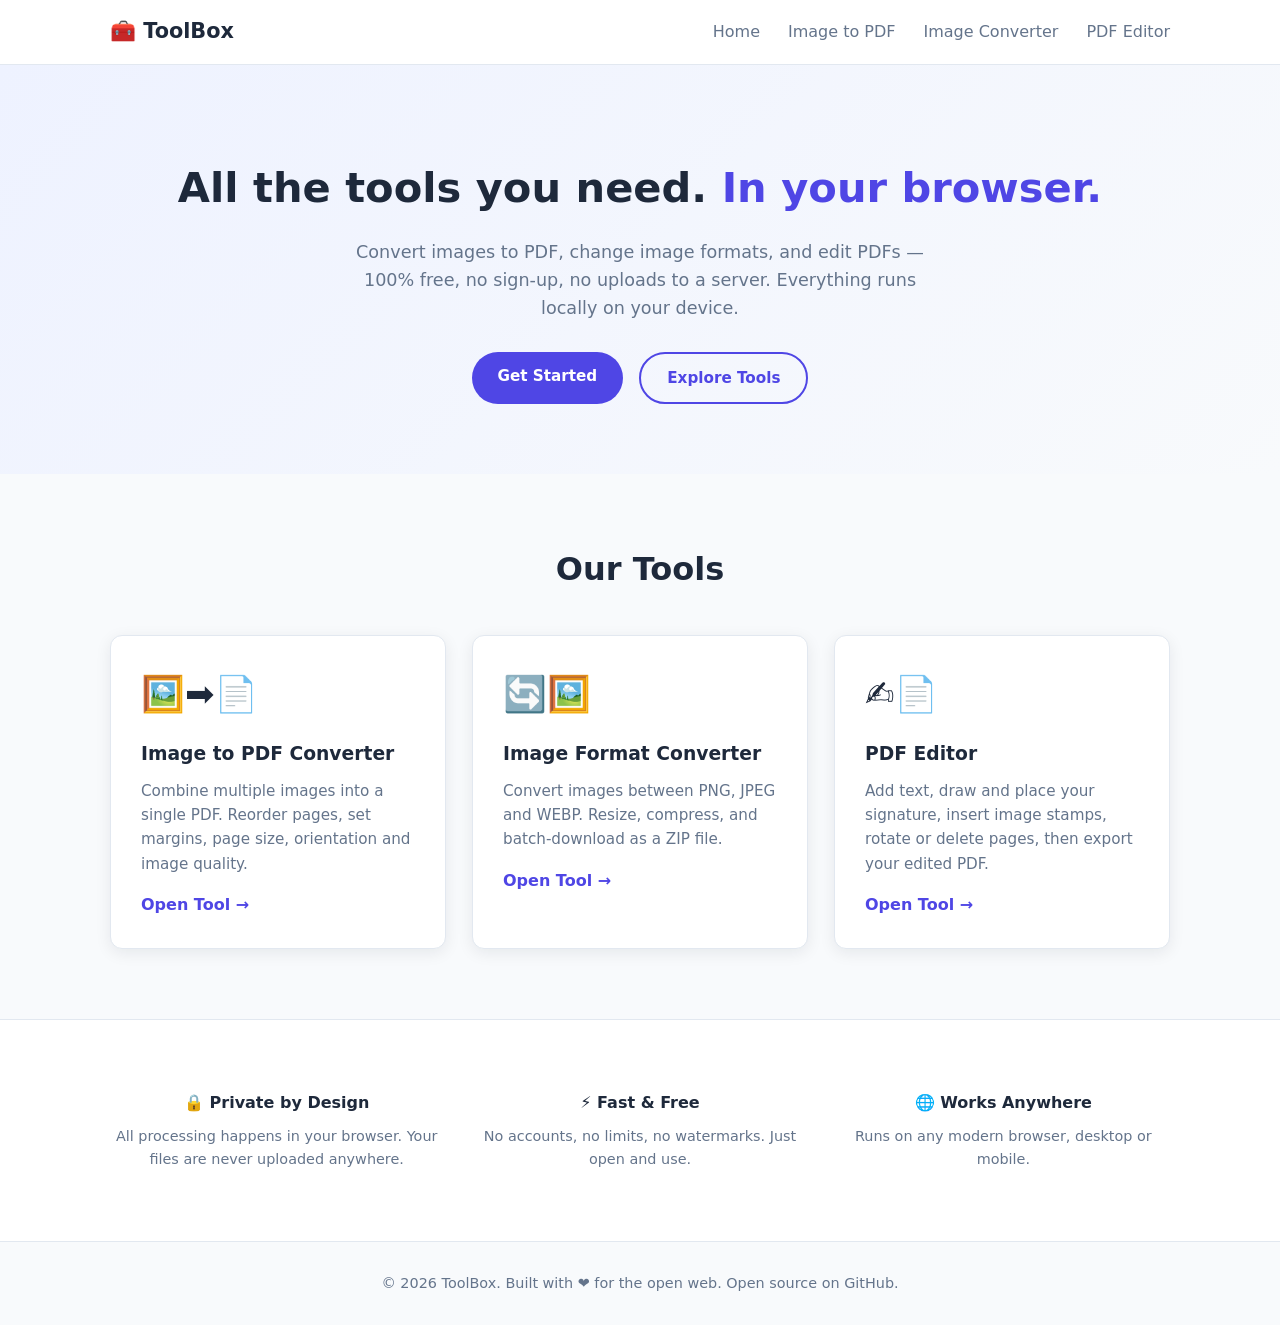
<file: Tool Website/index.html>
<!DOCTYPE html>
<html lang="en">
<head>
<meta charset="UTF-8">
<meta name="viewport" content="width=device-width, initial-scale=1.0">
<title>ToolBox — Free Online PDF & Image Tools</title>
<meta name="description" content="Free online tools: Image to PDF converter, Image format converter, and a full PDF editor with text & signature support.">
<link rel="stylesheet" href="css/style.css">
</head>
<body>

<header class="navbar">
  <div class="container nav-inner">
    <a href="index.html" class="logo">🧰 ToolBox</a>
    <nav id="navLinks" class="nav-links">
      <a href="index.html">Home</a>
      <a href="pages/image-to-pdf.html">Image to PDF</a>
      <a href="pages/image-converter.html">Image Converter</a>
      <a href="pages/pdf-editor.html">PDF Editor</a>
    </nav>
    <button id="navToggle" class="nav-toggle" aria-label="Toggle menu">☰</button>
  </div>
</header>

<section class="hero">
  <div class="container">
    <h1>All the tools you need. <span>In your browser.</span></h1>
    <p>Convert images to PDF, change image formats, and edit PDFs — 100% free, no sign-up, no uploads to a server. Everything runs locally on your device.</p>
    <div class="hero-actions">
      <a href="pages/image-to-pdf.html" class="btn btn-primary">Get Started</a>
      <a href="#tools" class="btn btn-ghost">Explore Tools</a>
    </div>
  </div>
</section>

<section class="section" id="tools">
  <div class="container">
    <h2 class="section-title">Our Tools</h2>
    <div class="tools-grid">

      <a href="pages/image-to-pdf.html" class="tool-card">
        <div class="tool-icon">🖼️➡️📄</div>
        <h3>Image to PDF Converter</h3>
        <p>Combine multiple images into a single PDF. Reorder pages, set margins, page size, orientation and image quality.</p>
        <span class="tool-link">Open Tool →</span>
      </a>

      <a href="pages/image-converter.html" class="tool-card">
        <div class="tool-icon">🔄🖼️</div>
        <h3>Image Format Converter</h3>
        <p>Convert images between PNG, JPEG and WEBP. Resize, compress, and batch-download as a ZIP file.</p>
        <span class="tool-link">Open Tool →</span>
      </a>

      <a href="pages/pdf-editor.html" class="tool-card">
        <div class="tool-icon">✍️📄</div>
        <h3>PDF Editor</h3>
        <p>Add text, draw and place your signature, insert image stamps, rotate or delete pages, then export your edited PDF.</p>
        <span class="tool-link">Open Tool →</span>
      </a>

    </div>
  </div>
</section>

<section class="section alt">
  <div class="container features">
    <div class="feature"><h4>🔒 Private by Design</h4><p>All processing happens in your browser. Your files are never uploaded anywhere.</p></div>
    <div class="feature"><h4>⚡ Fast & Free</h4><p>No accounts, no limits, no watermarks. Just open and use.</p></div>
    <div class="feature"><h4>🌐 Works Anywhere</h4><p>Runs on any modern browser, desktop or mobile.</p></div>
  </div>
</section>

<footer class="footer">
  <div class="container">
    <p>© <span id="year"></span> ToolBox. Built with ❤️ for the open web. Open source on GitHub.</p>
  </div>
</footer>

<script src="js/main.js"></script>
</body>
</html>
</file>
<file: Tool Website/css/style.css>
:root{
  --primary:#4f46e5;
  --primary-dark:#4338ca;
  --primary-light:#eef2ff;
  --bg:#f8fafc;
  --surface:#ffffff;
  --text:#1e293b;
  --muted:#64748b;
  --border:#e2e8f0;
  --danger:#ef4444;
  --radius:12px;
  --shadow:0 4px 16px rgba(15,23,42,.08);
}
*{box-sizing:border-box;margin:0;padding:0;}
body{font-family:'Segoe UI',system-ui,-apple-system,Roboto,sans-serif;background:var(--bg);color:var(--text);line-height:1.6;}
a{text-decoration:none;color:inherit;}
.container{max-width:1100px;margin:0 auto;padding:0 20px;}
img{max-width:100%;display:block;}

/* Navbar */
.navbar{position:sticky;top:0;z-index:100;background:var(--surface);border-bottom:1px solid var(--border);}
.nav-inner{display:flex;align-items:center;justify-content:space-between;height:64px;}
.logo{font-weight:800;font-size:1.3rem;}
.nav-links{display:flex;gap:28px;}
.nav-links a{font-weight:500;color:var(--muted);transition:.2s;}
.nav-links a:hover{color:var(--primary);}
.nav-toggle{display:none;background:none;border:none;font-size:1.5rem;cursor:pointer;}

/* Hero */
.hero{background:linear-gradient(135deg,#eef2ff,#f8fafc);padding:90px 0 70px;text-align:center;}
.hero h1{font-size:2.6rem;margin-bottom:16px;}
.hero h1 span{color:var(--primary);}
.hero p{max-width:600px;margin:0 auto 30px;color:var(--muted);font-size:1.1rem;}
.hero-actions{display:flex;gap:16px;justify-content:center;flex-wrap:wrap;}

/* Buttons */
.btn{display:inline-block;padding:12px 26px;border-radius:999px;font-weight:600;cursor:pointer;border:none;font-size:.95rem;transition:.2s;}
.btn-primary{background:var(--primary);color:#fff;}
.btn-primary:hover{background:var(--primary-dark);}
.btn-ghost{background:transparent;color:var(--primary);border:2px solid var(--primary);}
.btn-ghost:hover{background:var(--primary-light);}
.btn-small{padding:8px 16px;font-size:.85rem;border-radius:8px;}
.btn-outline{background:#fff;border:1px solid var(--border);color:var(--text);}
.btn-danger{background:var(--danger);color:#fff;}
.btn:disabled{opacity:.5;cursor:not-allowed;}

/* Sections */
.section{padding:70px 0;}
.section.alt{background:var(--surface);border-top:1px solid var(--border);border-bottom:1px solid var(--border);}
.section-title{text-align:center;font-size:2rem;margin-bottom:40px;}

/* Tool cards */
.tools-grid{display:grid;grid-template-columns:repeat(auto-fit,minmax(280px,1fr));gap:26px;}
.tool-card{background:var(--surface);border:1px solid var(--border);border-radius:var(--radius);padding:30px;box-shadow:var(--shadow);transition:.25s;}
.tool-card:hover{transform:translateY(-6px);box-shadow:0 10px 30px rgba(15,23,42,.12);}
.tool-icon{font-size:2.2rem;margin-bottom:16px;}
.tool-card h3{margin-bottom:10px;}
.tool-card p{color:var(--muted);font-size:.95rem;margin-bottom:16px;}
.tool-link{color:var(--primary);font-weight:600;}

.features{display:grid;grid-template-columns:repeat(auto-fit,minmax(220px,1fr));gap:30px;text-align:center;}
.feature h4{margin-bottom:10px;}
.feature p{color:var(--muted);font-size:.9rem;}

.footer{padding:30px 0;text-align:center;color:var(--muted);font-size:.9rem;}

/* ===== Tool Pages (shared) ===== */
.page-header{padding:40px 0 10px;text-align:center;}
.page-header h1{font-size:2rem;margin-bottom:8px;}
.page-header p{color:var(--muted);}

.tool-layout{display:grid;grid-template-columns:1fr 300px;gap:24px;padding:30px 0 70px;align-items:start;}
@media(max-width:900px){.tool-layout{grid-template-columns:1fr;}}

.panel{background:var(--surface);border:1px solid var(--border);border-radius:var(--radius);padding:22px;box-shadow:var(--shadow);}
.panel h3{margin-bottom:16px;font-size:1.05rem;}

.dropzone{border:2px dashed var(--border);border-radius:var(--radius);padding:50px 20px;text-align:center;cursor:pointer;transition:.2s;background:var(--surface);}
.dropzone:hover,.dropzone.dragover{border-color:var(--primary);background:var(--primary-light);}
.dropzone .dz-icon{font-size:2.4rem;margin-bottom:10px;}
.dropzone p{color:var(--muted);}

.field{margin-bottom:16px;}
.field label{display:block;font-weight:600;font-size:.85rem;margin-bottom:6px;}
.field select,.field input[type=number],.field input[type=text]{width:100%;padding:10px;border:1px solid var(--border);border-radius:8px;font-size:.9rem;background:#fff;}
.field input[type=range]{width:100%;}
.field-row{display:flex;gap:10px;}
.field-row .field{flex:1;}
.checkbox-field{display:flex;align-items:center;gap:8px;margin-bottom:16px;}

.thumbs{display:flex;flex-wrap:wrap;gap:14px;margin:20px 0;}
.thumb{position:relative;width:110px;height:110px;border-radius:10px;overflow:hidden;border:1px solid var(--border);cursor:grab;background:#fff;}
.thumb img{width:100%;height:100%;object-fit:cover;}
.thumb-index{position:absolute;top:4px;left:4px;background:rgba(0,0,0,.6);color:#fff;font-size:.7rem;padding:2px 6px;border-radius:6px;}
.thumb-remove{position:absolute;top:4px;right:4px;width:22px;height:22px;border-radius:50%;background:var(--danger);color:#fff;border:none;cursor:pointer;font-size:1rem;line-height:1;}

.file-item{display:flex;align-items:center;gap:14px;padding:10px;border:1px solid var(--border);border-radius:10px;margin-bottom:10px;background:#fff;}
.file-item img{width:56px;height:56px;object-fit:cover;border-radius:8px;}
.file-info{flex:1;}
.file-info strong{display:block;font-size:.9rem;word-break:break-all;}
.file-info span{font-size:.78rem;color:var(--muted);}

.status-text{margin-top:14px;font-size:.88rem;color:var(--primary);min-height:20px;}
.hidden{display:none !important;}

/* ===== PDF Editor ===== */
.editor-wrap{padding:20px 0 60px;}
.upload-prompt{max-width:600px;margin:40px auto;}

.toolbar{display:flex;align-items:center;gap:8px;flex-wrap:wrap;background:var(--surface);border:1px solid var(--border);border-radius:var(--radius);padding:10px 14px;margin-bottom:16px;position:sticky;top:70px;z-index:20;box-shadow:var(--shadow);}
.tool-btn{background:#fff;border:1px solid var(--border);padding:8px 14px;border-radius:8px;cursor:pointer;font-size:.85rem;font-weight:600;color:var(--text);}
.tool-btn.active{background:var(--primary);color:#fff;border-color:var(--primary);}
.tool-btn.danger{color:var(--danger);}
.toolbar .divider{width:1px;height:26px;background:var(--border);margin:0 4px;}
.toolbar select, .toolbar input[type=color]{padding:6px;border-radius:6px;border:1px solid var(--border);}
.spacer{flex:1;}
#pageIndicator{font-size:.85rem;font-weight:600;color:var(--muted);padding:0 6px;}

.editor-body{display:flex;gap:16px;align-items:flex-start;}
.page-list{width:150px;max-height:75vh;overflow-y:auto;background:var(--surface);border:1px solid var(--border);border-radius:var(--radius);padding:10px;flex-shrink:0;}
.page-thumb{position:relative;border:2px solid transparent;border-radius:8px;margin-bottom:10px;cursor:pointer;overflow:hidden;background:#f1f5f9;}
.page-thumb.active{border-color:var(--primary);}
.page-thumb canvas{width:100%;display:block;}
.page-thumb .badge{position:absolute;bottom:4px;left:4px;background:rgba(0,0,0,.65);color:#fff;font-size:.65rem;padding:1px 5px;border-radius:4px;}
.page-thumb.deleted{opacity:.35;}
.page-thumb .badge.del{background:var(--danger);}

.canvas-wrapper{flex:1;overflow:auto;background:#e2e8f0;border-radius:var(--radius);padding:30px;display:flex;justify-content:center;max-height:80vh;}
.canvas-inner{position:relative;background:#fff;box-shadow:0 2px 12px rgba(0,0,0,.2);}
.canvas-inner canvas{display:block;}
#overlay{position:absolute;top:0;left:0;}

.deleted-banner{position:absolute;top:0;left:0;right:0;background:rgba(239,68,68,.9);color:#fff;text-align:center;padding:10px;font-size:.85rem;z-index:5;display:flex;justify-content:center;gap:14px;align-items:center;}

.annotation{position:absolute;border:1px dashed transparent;}
.annotation:hover,.annotation.selected{border-color:var(--primary);}
.text-annotation{min-width:40px;min-height:20px;}
.text-annotation .text-content{padding:4px 6px;outline:none;white-space:pre-wrap;cursor:text;min-width:30px;}
.drag-handle{position:absolute;top:-18px;left:0;background:var(--primary);color:#fff;font-size:.7rem;padding:1px 6px;border-radius:4px;cursor:move;opacity:0;transition:.15s;}
.annotation:hover .drag-handle,.annotation.selected .drag-handle{opacity:1;}
.ann-delete{position:absolute;top:-10px;right:-10px;width:20px;height:20px;border-radius:50%;background:var(--danger);color:#fff;border:none;font-size:.8rem;cursor:pointer;opacity:0;transition:.15s;line-height:1;}
.annotation:hover .ann-delete,.annotation.selected .ann-delete{opacity:1;}
.image-annotation{cursor:move;}
.image-annotation img{width:100%;height:100%;object-fit:contain;pointer-events:none;}
.resize-handle{position:absolute;width:14px;height:14px;right:-6px;bottom:-6px;background:var(--primary);border-radius:3px;cursor:nwse-resize;}

/* Modal */
.modal{position:fixed;inset:0;background:rgba(15,23,42,.6);display:flex;align-items:center;justify-content:center;z-index:200;}
.modal-content{background:#fff;border-radius:var(--radius);padding:24px;width:90%;max-width:560px;text-align:center;}
.modal-content h3{margin-bottom:16px;}
#sigCanvas{border:1px dashed var(--border);border-radius:8px;width:100%;touch-action:none;cursor:crosshair;background:#fff;}
.modal-actions{display:flex;gap:10px;justify-content:center;margin-top:16px;flex-wrap:wrap;align-items:center;}

@media(max-width:800px){
  .nav-links{position:absolute;top:64px;left:0;right:0;background:#fff;flex-direction:column;padding:16px;border-bottom:1px solid var(--border);display:none;}
  .nav-links.show{display:flex;}
  .nav-toggle{display:block;}
  .editor-body{flex-direction:column;}
  .page-list{width:100%;display:flex;overflow-x:auto;max-height:none;}
  .page-thumb{width:90px;flex-shrink:0;}
}
</file>
